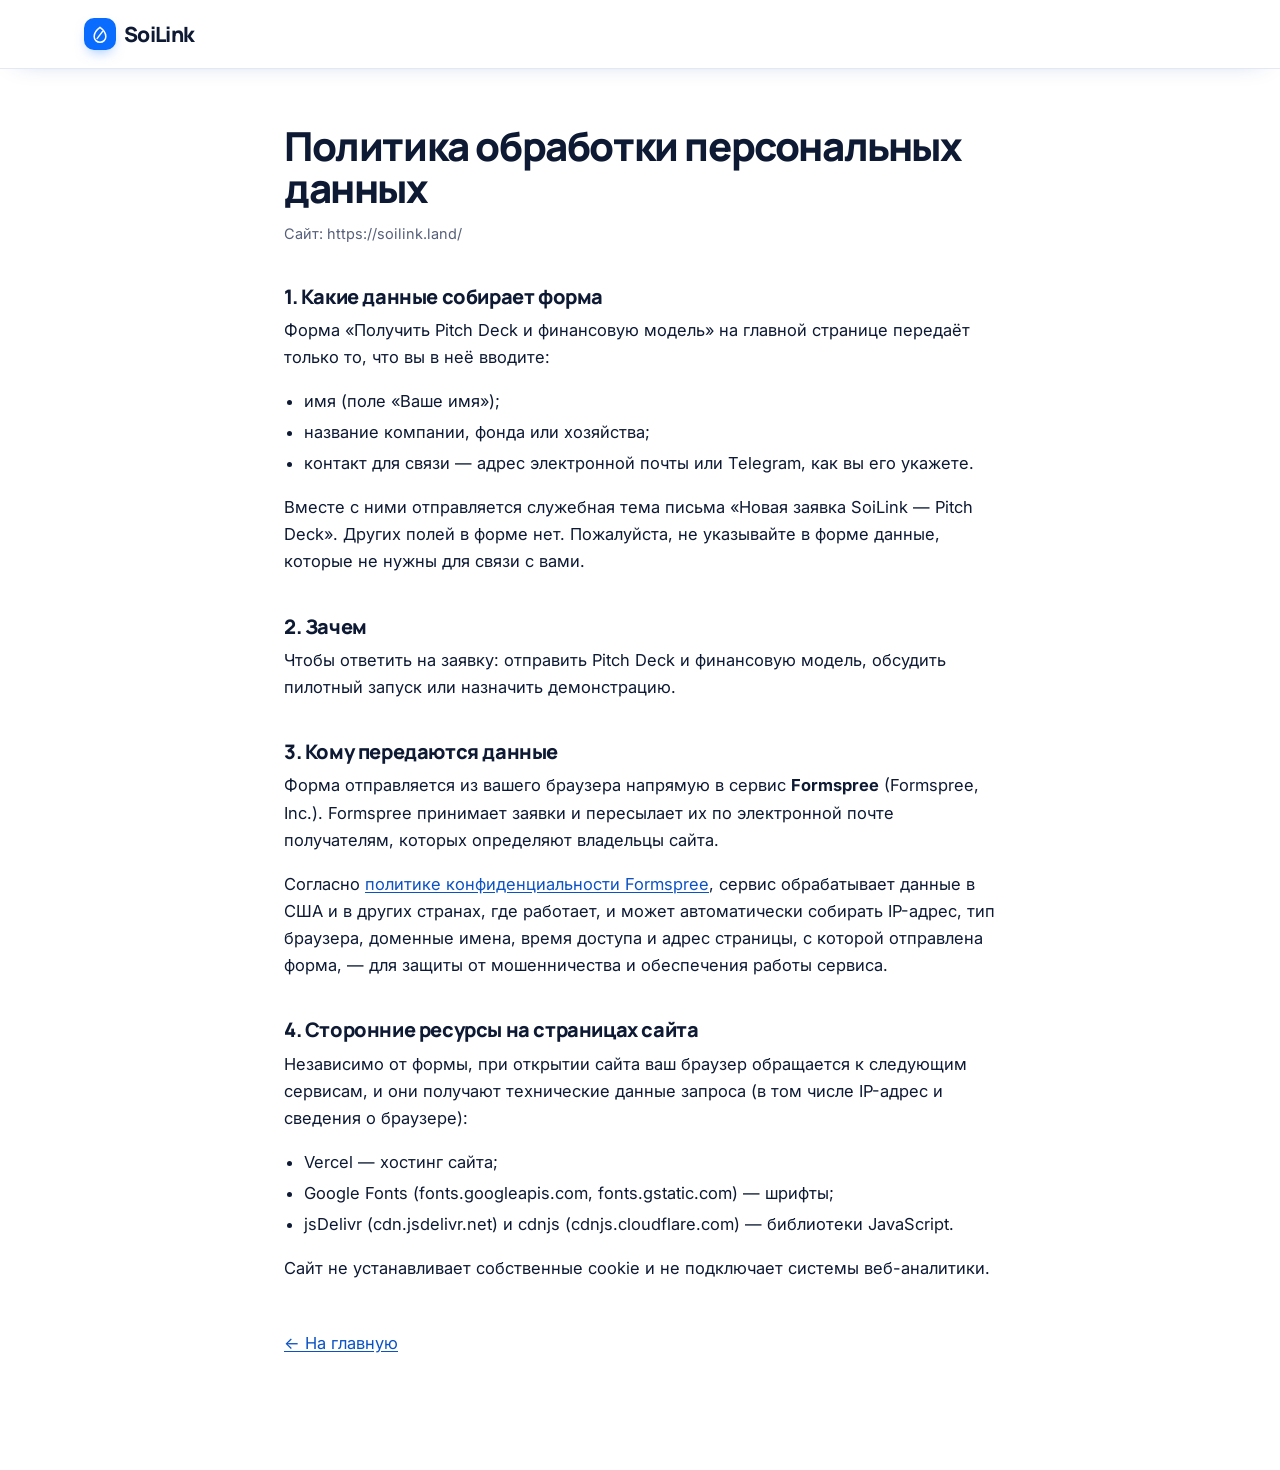
<file: privacy.html>
<!DOCTYPE html>
<html lang="ru">
<head>
<meta charset="UTF-8">
<meta name="viewport" content="width=device-width, initial-scale=1.0">
<title>Политика обработки персональных данных — SoiLink</title>
<!-- Incomplete: operator, retention, legal basis and rights sections still missing — keep out of search until added -->
<meta name="robots" content="noindex">
<link rel="icon" href="data:image/svg+xml,%3Csvg xmlns='http://www.w3.org/2000/svg' viewBox='0 0 24 24'%3E%3Crect width='24' height='24' rx='7' fill='%230A6CFF'/%3E%3Cpath d='M12 4.2c-4.2 3-7 7-7 11a7 7 0 0 0 14 0c0-4-2.8-8-7-11Z' stroke='white' stroke-width='1.8' stroke-linejoin='round' fill='none'/%3E%3Cpath d='M8.5 17.5 15 9' stroke='white' stroke-width='1.6' stroke-linecap='round'/%3E%3C/svg%3E">
<link rel="preconnect" href="https://fonts.googleapis.com">
<link rel="preconnect" href="https://fonts.gstatic.com" crossorigin>
<link href="https://fonts.googleapis.com/css2?family=Manrope:wght@700;800&family=Inter:wght@400;500;600&display=swap" rel="stylesheet">
<link rel="stylesheet" href="css/styles.css">
</head>
<body>

<header class="site-header is-scrolled">
  <div class="container header-inner">
    <a class="logo" href="/" aria-label="SoiLink — на главную">
      <span class="logo-mark" aria-hidden="true">
        <svg width="20" height="20" viewBox="0 0 24 24" fill="none"><path d="M12 4c-4.2 3-7 7-7 11a7 7 0 0 0 14 0c0-4-2.8-8-7-11Z" stroke="#fff" stroke-width="1.8" stroke-linejoin="round"/><path d="M8.5 17.5 15 9" stroke="#fff" stroke-width="1.6" stroke-linecap="round"/></svg>
      </span>
      SoiLink
    </a>
  </div>
</header>

<main class="legal container">
  <h1>Политика обработки персональных данных</h1>
  <p class="legal-meta">Сайт: https://soilink.land/</p>

  <h2>1. Какие данные собирает форма</h2>
  <p>Форма «Получить Pitch Deck и финансовую модель» на главной странице передаёт только то, что вы в неё вводите:</p>
  <ul>
    <li>имя (поле «Ваше имя»);</li>
    <li>название компании, фонда или хозяйства;</li>
    <li>контакт для связи — адрес электронной почты или Telegram, как вы его укажете.</li>
  </ul>
  <p>Вместе с ними отправляется служебная тема письма «Новая заявка SoiLink — Pitch Deck». Других полей в форме нет. Пожалуйста, не указывайте в форме данные, которые не нужны для связи с вами.</p>

  <h2>2. Зачем</h2>
  <p>Чтобы ответить на заявку: отправить Pitch Deck и финансовую модель, обсудить пилотный запуск или назначить демонстрацию.</p>

  <h2>3. Кому передаются данные</h2>
  <p>Форма отправляется из вашего браузера напрямую в сервис <strong>Formspree</strong> (Formspree, Inc.). Formspree принимает заявки и пересылает их по электронной почте получателям, которых определяют владельцы сайта.</p>
  <p>Согласно <a href="https://formspree.io/legal/privacy-policy" rel="noopener" target="_blank">политике конфиденциальности Formspree</a>, сервис обрабатывает данные в США и в других странах, где работает, и может автоматически собирать IP-адрес, тип браузера, доменные имена, время доступа и адрес страницы, с которой отправлена форма, — для защиты от мошенничества и обеспечения работы сервиса.</p>

  <h2>4. Сторонние ресурсы на страницах сайта</h2>
  <p>Независимо от формы, при открытии сайта ваш браузер обращается к следующим сервисам, и они получают технические данные запроса (в том числе IP-адрес и сведения о браузере):</p>
  <ul>
    <li>Vercel — хостинг сайта;</li>
    <li>Google Fonts (fonts.googleapis.com, fonts.gstatic.com) — шрифты;</li>
    <li>jsDelivr (cdn.jsdelivr.net) и cdnjs (cdnjs.cloudflare.com) — библиотеки JavaScript.</li>
  </ul>
  <p>Сайт не устанавливает собственные cookie и не подключает системы веб-аналитики.</p>

  <p class="legal-back"><a href="/">← На главную</a></p>
</main>

</body>
</html>
</file>
<file: css/styles.css>
/* ---------------------------------------------
   SoiLink — Landing page styles
--------------------------------------------- */

:root {
  --ink: #0e1a33;
  --ink-soft: #56607a;
  --paper: #ffffff;
  --paper-alt: #f2f6fd;
  --card: #ffffff;
  --line: #e2e8f4;

  --blue-900: #082e70;
  --blue-700: #0b52c4;
  --blue-600: #0a6cff;
  --blue-500: #2f8dff;
  --blue-200: #bcd8ff;
  --blue-100: #e4f0ff;
  --signal: #16c47f;

  --accent-grad: linear-gradient(135deg, #0a6cff 0%, #2f8dff 55%, #7ec4ff 100%);

  --font-display: "Manrope", -apple-system, BlinkMacSystemFont, "Segoe UI", sans-serif;
  --font-body: "Inter", -apple-system, BlinkMacSystemFont, "Segoe UI", sans-serif;
  /* Live sensor readings only — mirrors the numerals in the product dashboard */
  --font-data: "JetBrains Mono", "SFMono-Regular", Menlo, Consolas, monospace;

  --radius-lg: 22px;
  --radius-md: 16px;
  --radius-sm: 10px;

  --shadow-card: 0 1px 2px rgba(10, 60, 150, 0.05), 0 12px 28px -14px rgba(10, 60, 150, 0.22);
  --shadow-pop: 0 30px 70px -28px rgba(10, 60, 150, 0.42);

  --ease-out: cubic-bezier(0.22, 1, 0.36, 1);
  --header-h: 68px;
  --container-w: 1160px;
}

* { box-sizing: border-box; }

html { scroll-padding-top: var(--header-h); }
/* Native smooth anchors only when Lenis isn't running (no JS / reduced motion) */
html:not(.lenis) { scroll-behavior: smooth; }

body {
  margin: 0;
  background: var(--paper);
  color: var(--ink);
  font-family: var(--font-body);
  font-size: 16px;
  line-height: 1.55;
  -webkit-font-smoothing: antialiased;
}

img, svg { display: block; max-width: 100%; }

a { color: inherit; text-decoration: none; }

:focus-visible {
  outline: 2px solid var(--blue-600);
  outline-offset: 3px;
  border-radius: 6px;
}

h1, h2, h3 {
  font-family: var(--font-display);
  font-weight: 800;
  color: var(--ink);
  margin: 0 0 0.5em;
  letter-spacing: -0.035em;
  line-height: 1.06;
}

p { margin: 0 0 1em; }

.sr-only {
  position: absolute;
  width: 1px;
  height: 1px;
  padding: 0;
  margin: -1px;
  overflow: hidden;
  clip: rect(0, 0, 0, 0);
  white-space: nowrap;
  border: 0;
}

.container {
  width: 100%;
  max-width: var(--container-w);
  margin: 0 auto;
  padding: 0 24px;
}

.section-sub {
  max-width: 600px;
  color: var(--ink-soft);
  font-size: 18px;
  line-height: 1.5;
}

/* ---------- Buttons ---------- */
.btn {
  display: inline-flex;
  align-items: center;
  justify-content: center;
  gap: 8px;
  padding: 11px 20px;
  border-radius: 999px;
  font-family: var(--font-body);
  font-weight: 600;
  font-size: 15px;
  line-height: 1.3;
  text-align: center;
  border: 1px solid transparent;
  cursor: pointer;
  transition: background 0.2s ease, border-color 0.2s ease, box-shadow 0.2s ease, color 0.2s ease;
}

.btn-primary {
  position: relative;
  overflow: hidden;
  background: var(--blue-600);
  color: #fff;
  box-shadow: 0 10px 22px -10px rgba(10, 108, 255, 0.6);
}
.btn-primary:hover { background: var(--blue-700); box-shadow: 0 16px 30px -12px rgba(10, 108, 255, 0.7); }
.btn-primary::after {
  content: "";
  position: absolute;
  top: 0;
  left: 0;
  width: 40%;
  height: 100%;
  background: linear-gradient(115deg, transparent, rgba(255, 255, 255, 0.35), transparent);
  transform: translateX(-220%) skewX(-20deg);
  transition: transform 0.6s ease;
}
.btn-primary:hover::after { transform: translateX(320%) skewX(-20deg); }
.btn-primary:disabled { opacity: 0.7; cursor: progress; }

.btn-outline {
  background: rgba(255, 255, 255, 0.7);
  border-color: rgba(10, 60, 150, 0.2);
  color: var(--ink);
  -webkit-backdrop-filter: blur(6px);
  backdrop-filter: blur(6px);
}
.btn-outline:hover { border-color: var(--blue-600); background: var(--blue-100); color: var(--blue-700); }

.btn-lg { padding: 15px 28px; font-size: 16px; }
.btn-block { width: 100%; }

/* ---------- Header ---------- */
.site-header {
  position: sticky;
  top: 0;
  z-index: 50;
  background: rgba(255, 255, 255, 0.72);
  -webkit-backdrop-filter: saturate(180%) blur(14px);
  backdrop-filter: saturate(180%) blur(14px);
  border-bottom: 1px solid transparent;
  transition: border-color 0.3s ease, background 0.3s ease, box-shadow 0.3s ease;
}
.site-header.is-scrolled {
  background: rgba(255, 255, 255, 0.9);
  border-bottom-color: var(--line);
  box-shadow: 0 8px 24px -18px rgba(10, 60, 150, 0.35);
}

.header-inner {
  display: flex;
  align-items: center;
  gap: 24px;
  height: var(--header-h);
}

.logo {
  display: inline-flex;
  align-items: center;
  gap: 8px;
  font-family: var(--font-display);
  font-weight: 800;
  font-size: 21px;
  letter-spacing: -0.03em;
  color: var(--ink);
  margin-right: auto;
}
.logo-mark {
  display: inline-flex;
  align-items: center;
  justify-content: center;
  width: 32px;
  height: 32px;
  border-radius: 10px;
  background: var(--blue-600);
  box-shadow: 0 6px 14px -6px rgba(10, 108, 255, 0.55);
  transition: transform 0.35s cubic-bezier(0.34, 1.56, 0.64, 1);
}
.logo:hover .logo-mark { transform: rotate(-10deg) scale(1.08); }
.logo-footer .logo-mark { width: 28px; height: 28px; border-radius: 9px; }

.nav {
  display: flex;
  align-items: center;
  gap: 28px;
  font-size: 14.5px;
  font-weight: 500;
  color: var(--ink-soft);
}
.nav a {
  position: relative;
  padding: 4px 0;
  transition: color 0.2s ease;
}
.nav a::after {
  content: "";
  position: absolute;
  left: 0;
  bottom: -2px;
  width: 100%;
  height: 2px;
  border-radius: 2px;
  background: var(--blue-600);
  transform: scaleX(0);
  transform-origin: right;
  transition: transform 0.3s ease;
}
.nav a:hover,
.nav a.is-current { color: var(--ink); }
.nav a:hover::after,
.nav a.is-current::after { transform: scaleX(1); transform-origin: left; }

.header-cta { display: flex; align-items: center; gap: 8px; }

.nav-toggle {
  display: none;
  flex-direction: column;
  justify-content: center;
  gap: 5px;
  width: 36px;
  height: 36px;
  border: 1px solid var(--line);
  border-radius: 9px;
  background: var(--card);
  cursor: pointer;
}
.nav-toggle span {
  display: block;
  width: 16px;
  height: 2px;
  background: var(--ink);
  margin: 0 auto;
  transition: transform 0.2s ease, opacity 0.2s ease;
}
.nav-toggle[aria-expanded="true"] span:nth-child(1) { transform: translateY(7px) rotate(45deg); }
.nav-toggle[aria-expanded="true"] span:nth-child(2) { opacity: 0; }
.nav-toggle[aria-expanded="true"] span:nth-child(3) { transform: translateY(-7px) rotate(-45deg); }

.mobile-nav {
  display: none;
  flex-direction: column;
  gap: 2px;
  padding: 8px 24px 20px;
  border-top: 1px solid var(--line);
  background: var(--paper);
}
.mobile-nav a {
  padding: 12px 4px;
  font-size: 15px;
  font-weight: 500;
  color: var(--ink-soft);
  border-bottom: 1px solid var(--line);
}
.mobile-nav .btn { margin-top: 12px; border-bottom: none; color: #fff; }
.mobile-nav.open { display: flex; }

@media (max-width: 900px) {
  .nav, .header-cta { display: none; }
  .nav-toggle { display: flex; }
}

/* ---------- Scroll progress ---------- */
.scroll-progress {
  position: fixed;
  top: 0;
  left: 0;
  height: 3px;
  width: 100%;
  transform: scaleX(0);
  transform-origin: left;
  background: linear-gradient(90deg, var(--blue-600), #46d0ff 55%, var(--blue-700));
  z-index: 100;
  will-change: transform;
}

/* =========================================================
   Hero
   ========================================================= */
.hero {
  position: relative;
  padding: 88px 0 0;
  overflow: hidden;
  isolation: isolate;
}

/* Vanta DOTS canvas lives here. Until it loads (or if WebGL is missing),
   a static dot grid stands in for the same "field of sensors" idea. */
.hero-bg {
  position: absolute;
  inset: 0;
  z-index: -2;
  background-image: radial-gradient(circle, rgba(10, 108, 255, 0.26) 1.3px, transparent 1.8px);
  background-size: 30px 30px;
  -webkit-mask-image: linear-gradient(180deg, transparent 0%, #000 45%, #000 100%);
  mask-image: linear-gradient(180deg, transparent 0%, #000 45%, #000 100%);
}
.hero-bg.has-vanta {
  background-image: none;
  -webkit-mask-image: linear-gradient(180deg, rgba(0, 0, 0, 0.55) 0%, #000 40%);
  mask-image: linear-gradient(180deg, rgba(0, 0, 0, 0.55) 0%, #000 40%);
}
.hero-bg canvas {
  opacity: 0;
  transition: opacity 1.6s ease;
}
.hero-bg.is-visible canvas { opacity: 1; }

/* Soft white pool behind the headline so type always reads over the field */
.hero-veil {
  position: absolute;
  inset: 0;
  z-index: -1;
  pointer-events: none;
  background:
    radial-gradient(52% 42% at 50% 24%, rgba(255, 255, 255, 0.96) 0%, rgba(255, 255, 255, 0.75) 45%, rgba(255, 255, 255, 0) 100%),
    linear-gradient(180deg, rgba(255, 255, 255, 0) 70%, var(--paper) 100%);
}

.hero-inner {
  text-align: center;
  max-width: 980px;
}

.hero-pill {
  display: inline-flex;
  align-items: center;
  gap: 8px;
  padding: 7px 14px 7px 12px;
  margin-bottom: 26px;
  border-radius: 999px;
  border: 1px solid var(--line);
  background: rgba(255, 255, 255, 0.85);
  box-shadow: var(--shadow-card);
  font-size: 14px;
  font-weight: 600;
  color: var(--ink);
  transition: border-color 0.2s ease, color 0.2s ease;
}
.hero-pill:hover { border-color: var(--blue-500); color: var(--blue-700); }

.hero-title {
  font-size: clamp(38px, 6.4vw, 76px);
  line-height: 1.04;
  letter-spacing: -0.045em;
  margin-bottom: 0;
}
.hero-line { display: block; }

/* RotatingText (react-bits) — the audience word swaps inside a blue chip */
.rotator {
  display: inline-flex;
  position: relative;
  overflow: hidden;
  vertical-align: bottom;
  padding: 0 0.2em 0.06em;
  margin-left: 0.04em;
  border-radius: 0.2em;
  background: var(--blue-600);
  color: #fff;
  white-space: nowrap;
  line-height: 1.1;
  box-shadow: 0 18px 40px -18px rgba(10, 108, 255, 0.75);
}
.rotator-word { display: inline-block; }
.rotator-char { display: inline-block; }

.hero-sub {
  font-size: 19px;
  line-height: 1.5;
  color: var(--ink-soft);
  max-width: 580px;
  margin: 26px auto 34px;
}

.hero-actions {
  display: flex;
  justify-content: center;
  gap: 12px;
  flex-wrap: wrap;
  margin-bottom: 64px;
}

/* Intro guard — set in <head>, removed once GSAP has the start state */
.js-intro .hero-pill,
.js-intro .hero-title,
.js-intro .hero-sub,
.js-intro .hero-actions,
.js-intro .scenario-frame { opacity: 0; }

/* Live pulse dot */
.live-dot {
  display: inline-block;
  flex: none;
  width: 8px;
  height: 8px;
  border-radius: 50%;
  background: var(--signal);
  box-shadow: 0 0 0 0 rgba(22, 196, 127, 0.6);
  animation: livePulse 2s ease-out infinite;
}
.live-dot-sm { width: 6px; height: 6px; margin-right: 7px; vertical-align: middle; }
@keyframes livePulse {
  0% { box-shadow: 0 0 0 0 rgba(22, 196, 127, 0.55); }
  70% { box-shadow: 0 0 0 9px rgba(22, 196, 127, 0); }
  100% { box-shadow: 0 0 0 0 rgba(22, 196, 127, 0); }
}

/* ---------- Scenario frame (browser-like mockup) ---------- */
.scenario-frame {
  position: relative;
  background: rgba(255, 255, 255, 0.92);
  -webkit-backdrop-filter: blur(10px);
  backdrop-filter: blur(10px);
  border: 1px solid var(--line);
  border-radius: 26px;
  box-shadow: var(--shadow-pop), 0 0 0 8px rgba(255, 255, 255, 0.45);
  padding: 12px;
  margin: 0 auto 96px;
  max-width: 1000px;
}

.frame-bar {
  display: flex;
  align-items: center;
  gap: 8px;
  padding: 6px 8px 14px;
  overflow-x: auto;
  scrollbar-width: none;
}
.frame-bar::-webkit-scrollbar { display: none; }
.frame-bar .dot {
  width: 8px; height: 8px;
  border-radius: 50%;
  background: var(--line);
  flex: none;
}
.frame-bar .tab {
  flex: none;
  display: inline-flex;
  align-items: center;
  font-size: 12.5px;
  color: var(--ink-soft);
  background: var(--paper-alt);
  border-radius: 8px;
  padding: 6px 10px;
  margin-left: 6px;
}
.frame-bar .tab-active {
  background: var(--paper);
  color: var(--ink);
  font-weight: 600;
  border: 1px solid var(--line);
}

/* Live telemetry strip */
.telemetry {
  display: grid;
  grid-template-columns: repeat(3, minmax(0, 1fr)) minmax(0, 1.5fr);
  gap: 12px;
  padding: 4px 4px 14px;
}
.tele-cell {
  background: var(--card);
  border: 1px solid var(--line);
  border-radius: var(--radius-md);
  padding: 14px 16px;
  display: flex;
  flex-direction: column;
  gap: 10px;
  min-width: 0;
  text-align: left;
}
.tele-label {
  font-size: 12.5px;
  font-weight: 600;
  color: var(--ink-soft);
}
.tele-value {
  display: flex;
  align-items: flex-end;
  gap: 4px;
  font-family: var(--font-data);
  font-weight: 600;
  font-size: 28px;
  line-height: 1;
  letter-spacing: -0.03em;
  color: var(--ink);
  font-variant-numeric: tabular-nums;
}
.tele-num { display: inline-flex; }
.tele-unit {
  font-family: var(--font-body);
  font-size: 15px;
  font-weight: 600;
  letter-spacing: 0;
  color: var(--ink-soft);
  padding-bottom: 2px;
}

/* Counter (react-bits) — odometer digits for live readings */
.digit {
  position: relative;
  display: inline-block;
  height: 1em;
  overflow: hidden;
}
.digit-strip {
  display: flex;
  flex-direction: column;
  transition: transform 0.9s var(--ease-out);
}
.digit-strip span { display: block; height: 1em; line-height: 1; }
.digit-sep { display: inline-block; line-height: 1; }

.tele-bar {
  display: block;
  height: 5px;
  border-radius: 999px;
  background: var(--paper-alt);
  overflow: hidden;
}
.tele-bar i {
  display: block;
  height: 100%;
  border-radius: 999px;
  background: linear-gradient(90deg, var(--blue-600), #4ac8ff);
  transition: width 0.9s var(--ease-out);
}
.tele-chart-cell { justify-content: space-between; }
.tele-chart { width: 100%; height: 56px; overflow: visible; }
.tele-line {
  stroke-dasharray: 1000;
  stroke-dashoffset: 1000;
  animation: drawLine 2.2s cubic-bezier(0.25, 0.46, 0.45, 0.94) 1.2s forwards;
}
.tele-area { opacity: 0; animation: fadeArea 1.2s ease 2.6s forwards; }
@keyframes drawLine { to { stroke-dashoffset: 0; } }
@keyframes fadeArea { to { opacity: 1; } }

@media (max-width: 900px) {
  .telemetry { grid-template-columns: repeat(3, minmax(0, 1fr)); }
  .tele-chart-cell { grid-column: 1 / -1; }
}
@media (max-width: 560px) {
  .telemetry { grid-template-columns: minmax(0, 1fr) minmax(0, 1fr); gap: 10px; }
  .tele-cell:nth-child(3) { display: none; }
  .tele-value { font-size: 24px; }
}

/* AI command cards */
.scenario-cards {
  display: grid;
  grid-template-columns: repeat(3, minmax(0, 1fr));
  gap: 12px;
  padding: 4px;
}

.scenario-card {
  position: relative;
  overflow: hidden;
  border: 1px solid var(--line);
  border-radius: var(--radius-md);
  padding: 20px;
  background: var(--paper-alt);
  text-align: left;
  transition: border-color 0.35s ease, box-shadow 0.35s ease;
}
.scenario-card:hover {
  border-color: var(--blue-200);
  box-shadow: var(--shadow-card);
}
.scenario-card > * { position: relative; }

/* SpotlightCard (react-bits) — a light pool follows the cursor */
.scenario-card::before {
  content: "";
  position: absolute;
  inset: 0;
  opacity: 0;
  transition: opacity 0.35s ease;
  background: radial-gradient(280px circle at var(--mx, 50%) var(--my, 50%), rgba(10, 108, 255, 0.13), transparent 70%);
  pointer-events: none;
}
.scenario-card:hover::before { opacity: 1; }
.scenario-card.card-primary::before {
  background: radial-gradient(280px circle at var(--mx, 50%) var(--my, 50%), rgba(255, 255, 255, 0.22), transparent 70%);
}

.scenario-card.card-primary {
  background: var(--accent-grad);
  border-color: transparent;
  color: #fff;
}
.scenario-card.card-primary:hover { box-shadow: 0 24px 50px -18px rgba(10, 108, 255, 0.55); }

.scenario-card .cmd {
  font-family: var(--font-data);
  font-size: 13px;
  font-weight: 600;
  margin: 0 0 10px;
  color: var(--blue-700);
}
.scenario-card.card-primary .cmd { color: rgba(255, 255, 255, 0.85); }

.scenario-card .cmd-text {
  font-size: 15px;
  line-height: 1.5;
  font-weight: 500;
  margin: 0 0 14px;
  color: var(--ink);
}
.scenario-card.card-primary .cmd-text { color: #fff; }
.cmd-text .is-scrambled { color: var(--blue-500); }
.card-primary .cmd-text .is-scrambled { color: rgba(255, 255, 255, 0.55); }

.scenario-card .cmd-result {
  font-size: 13.5px;
  color: var(--ink-soft);
  margin: 0;
}
.scenario-card.card-primary .cmd-result { color: rgba(255, 255, 255, 0.9); }
.scenario-card.card-primary .cmd-result strong { color: #fff; }

@media (max-width: 780px) {
  .scenario-cards { grid-template-columns: minmax(0, 1fr); }
}

@media (max-width: 560px) {
  .hero { padding-top: 56px; }
  .hero-sub { font-size: 17px; margin: 20px auto 28px; }
  .hero-actions { margin-bottom: 44px; }
  .hero-actions .btn { width: 100%; }
  .scenario-frame { border-radius: 20px; padding: 8px; margin-bottom: 64px; }
}

/* =========================================================
   Sections
   ========================================================= */
.section { padding: 112px 0; }
.section-alt { background: var(--paper-alt); }
.section h2 {
  font-size: clamp(32px, 4.4vw, 52px);
  max-width: 17ch;
}
.section .section-sub { margin-bottom: 48px; }

/* Masked line reveal (SplitText with mask: "lines") — keep descenders visible */
.split-line-mask {
  padding-bottom: 0.12em;
  margin-bottom: -0.12em;
}

@media (max-width: 760px) {
  .section { padding: 80px 0; }
  .section-sub { font-size: 17px; }
}

/* ---------- Product screenshots ---------- */
.showcase-title { max-width: 16ch; }

.showcase-grid {
  display: grid;
  grid-template-columns: minmax(0, 1.85fr) minmax(0, 1fr);
  gap: 40px;
  align-items: start;
}

.shot { margin: 0; }
.shot figcaption {
  display: block;
  margin-top: 22px;
  font-size: 15px;
  color: var(--ink-soft);
  line-height: 1.5;
}
.shot figcaption strong {
  display: block;
  font-family: var(--font-display);
  font-weight: 800;
  font-size: 18px;
  letter-spacing: -0.02em;
  color: var(--ink);
  margin-bottom: 6px;
}

/* The desktop frame tilts back in 3D and lands flat as you scroll */
.shot-stage { perspective: 1600px; }

.shot-frame {
  position: relative;
  background: var(--card);
  border: 1px solid var(--line);
  overflow: hidden;
  box-shadow: 0 30px 70px -32px rgba(10, 60, 150, 0.45);
}
.shot-frame img {
  display: block;
  width: 100%;
  height: auto;
  background: var(--paper-alt);
}

.shot-frame-browser {
  border-radius: var(--radius-lg);
  transform-origin: 50% 0%;
  will-change: transform;
}
.shot-bar {
  display: flex;
  align-items: center;
  gap: 7px;
  padding: 12px 16px;
  background: var(--paper-alt);
  border-bottom: 1px solid var(--line);
}
.shot-dot {
  width: 10px; height: 10px;
  border-radius: 50%;
  background: #d3dced;
  flex: none;
}
.shot-url {
  margin-left: 12px;
  padding: 5px 14px;
  border-radius: 999px;
  background: var(--card);
  border: 1px solid var(--line);
  font-size: 12px;
  color: var(--ink-soft);
  white-space: nowrap;
  overflow: hidden;
  text-overflow: ellipsis;
}

.shot-frame-phone {
  border-radius: 42px;
  border: 10px solid #10182b;
  padding: 0;
  background: #10182b;
  max-width: 330px;
  margin: 0 auto;
  box-shadow: 0 40px 80px -30px rgba(10, 60, 150, 0.55);
}
.shot-frame-phone img { border-radius: 32px; }
.shot-notch {
  position: absolute;
  top: 10px;
  left: 50%;
  transform: translateX(-50%);
  width: 96px;
  height: 22px;
  border-radius: 999px;
  background: #10182b;
  z-index: 2;
}
.shot-mobile figcaption { text-align: center; max-width: 330px; margin-left: auto; margin-right: auto; }

@media (max-width: 1000px) {
  .showcase-grid { grid-template-columns: minmax(0, 1fr); gap: 56px; }
}
@media (max-width: 760px) {
  .shot-frame-phone { border-width: 8px; border-radius: 36px; max-width: 280px; }
  .shot-frame-phone img { border-radius: 28px; }
  .shot-url { display: none; }
}

/* Placeholder shown only while a screenshot file is missing */
.shot-frame.is-missing img { display: none; }
.shot-frame.is-missing::after {
  content: "Скриншот появится здесь";
  display: flex;
  align-items: center;
  justify-content: center;
  text-align: center;
  padding: 24px;
  aspect-ratio: 16 / 9;
  background: repeating-linear-gradient(45deg, var(--paper-alt) 0 12px, #eaf1fd 12px 24px);
  color: var(--ink-soft);
  font-size: 14px;
  font-weight: 500;
}
.shot-frame-phone.is-missing::after { aspect-ratio: 750 / 1280; border-radius: 32px; }

/* ---------- Trust strip / logo marquee ---------- */
.trust-strip {
  padding: 56px 0 64px;
  border-top: 1px solid var(--line);
  border-bottom: 1px solid var(--line);
  background: var(--paper-alt);
}

.trust-label {
  text-align: center;
  font-size: 15px;
  font-weight: 600;
  color: var(--ink-soft);
  margin: 0 0 30px;
}

.marquee {
  overflow: hidden;
  -webkit-mask-image: linear-gradient(90deg, transparent, #000 10%, #000 90%, transparent);
  mask-image: linear-gradient(90deg, transparent, #000 10%, #000 90%, transparent);
}

.marquee-track {
  display: flex;
  width: max-content;
  animation: marqueeRight 26s linear infinite;
  will-change: transform;
}
/* JS takes over and drives it from scroll velocity (ScrollVelocity) */
.marquee-track.is-velocity { animation: none; }

.marquee-list {
  display: flex;
  align-items: center;
  gap: 76px;
  padding: 0 38px;
  margin: 0;
  list-style: none;
}

.trust-badge {
  display: flex;
  align-items: center;
  gap: 14px;
  white-space: nowrap;
  font-family: var(--font-display);
  font-weight: 800;
  letter-spacing: -0.03em;
  font-size: 28px;
  color: var(--ink-soft);
  opacity: 0.85;
}
.trust-badge svg { width: 32px; height: 32px; flex: none; color: var(--blue-600); }

@keyframes marqueeRight {
  from { transform: translateX(-50%); }
  to { transform: translateX(0); }
}

/* ---------- Statement + stats ---------- */
.facts {
  padding: 128px 0 104px;
  background:
    radial-gradient(90% 70% at 85% 100%, rgba(10, 108, 255, 0.07), transparent 65%),
    var(--paper);
}

/* ScrollReveal (react-bits) — words sharpen from blur as you scroll */
.statement {
  font-family: var(--font-display);
  font-weight: 800;
  font-size: clamp(30px, 4.6vw, 60px);
  line-height: 1.1;
  letter-spacing: -0.04em;
  color: var(--ink);
  max-width: 21ch;
  margin: 0 0 88px;
}
.statement-muted { color: #9aa6bf; }

.stats-grid {
  display: grid;
  grid-template-columns: repeat(4, minmax(0, 1fr));
  gap: 28px;
  padding-top: 40px;
  border-top: 1px solid var(--line);
}
.stat-num {
  display: flex;
  align-items: baseline;
  gap: 8px;
  white-space: nowrap;
  font-family: var(--font-display);
  font-weight: 800;
  line-height: 1;
  letter-spacing: -0.04em;
  color: var(--blue-600);
  font-variant-numeric: tabular-nums;
  margin-bottom: 14px;
}
.stat-val { font-size: clamp(40px, 4.4vw, 60px); }
.stat-unit {
  font-size: clamp(15px, 1.3vw, 19px);
  font-weight: 700;
  letter-spacing: -0.01em;
  color: var(--ink-soft);
}
.stat-label {
  display: block;
  font-size: 15px;
  line-height: 1.45;
  color: var(--ink-soft);
  max-width: 24ch;
}
@media (max-width: 900px) {
  .stats-grid { grid-template-columns: repeat(2, minmax(0, 1fr)); gap: 36px 20px; }
  .facts { padding: 96px 0 80px; }
  .statement { margin-bottom: 64px; }
}
@media (max-width: 480px) {
  .stats-grid { grid-template-columns: minmax(0, 1fr); }
}

/* ---------- Architecture: the data journey ---------- */
.arch { overflow: hidden; }
.arch-flow {
  position: relative;
  margin-top: 8px;
}
.arch-steps {
  position: relative;
  z-index: 1;
  list-style: none;
  margin: 0;
  padding: 0;
  display: grid;
  grid-template-columns: repeat(4, minmax(0, 1fr));
  gap: 32px;
}
.arch-step {
  --node: 68px;
  transition: opacity 0.5s ease;
}
.arch-node {
  display: grid;
  place-items: center;
  width: var(--node);
  height: var(--node);
  margin-bottom: 26px;
  border-radius: 50%;
  background: var(--blue-600);
  color: #fff;
  border: 1px solid transparent;
  box-shadow: 0 0 0 8px rgba(10, 108, 255, 0.12), 0 18px 34px -14px rgba(10, 108, 255, 0.7);
  transition: background 0.45s ease, color 0.45s ease, box-shadow 0.45s ease, border-color 0.45s ease, transform 0.5s cubic-bezier(0.34, 1.56, 0.64, 1);
}
.arch-node svg { width: 26px; height: 26px; }
.arch-step h3 { font-size: 20px; letter-spacing: -0.025em; margin-bottom: 8px; }
.arch-step p { font-size: 15px; color: var(--ink-soft); margin: 0; max-width: 30ch; }

/* The track only shows once JS has measured it between the first and last node */
.arch-track {
  position: absolute;
  z-index: 0;
  display: none;
  border-radius: 2px;
  background: var(--blue-200);
}
.arch-flow.is-animated .arch-track { display: block; }
.arch-track-fill {
  position: absolute;
  inset: 0;
  border-radius: inherit;
  background: linear-gradient(90deg, var(--blue-600), #46d0ff);
  transform-origin: 0 50%;
}
.arch-track.is-vertical .arch-track-fill {
  background: linear-gradient(180deg, var(--blue-600), #46d0ff);
  transform-origin: 50% 0;
}
.arch-rail { position: absolute; inset: 0; }
.arch-packet {
  position: absolute;
  left: 0;
  top: 50%;
  width: 14px;
  height: 14px;
  border-radius: 50%;
  background: #fff;
  border: 3px solid var(--blue-600);
  box-shadow: 0 0 0 6px rgba(10, 108, 255, 0.18), 0 0 26px 6px rgba(70, 208, 255, 0.6);
  transform: translate(-50%, -50%);
  opacity: 0;
}
.arch-track.is-vertical .arch-packet { left: 50%; top: 0; }

/* Idle state while the packet hasn't reached a step yet */
.arch-flow.is-animated .arch-step:not(.is-active) { opacity: 0.4; }
.arch-flow.is-animated .arch-step:not(.is-active) .arch-node {
  background: var(--paper);
  color: var(--blue-600);
  border-color: var(--blue-200);
  box-shadow: none;
  transform: scale(0.9);
}

@media (max-width: 900px) {
  .arch-steps { grid-template-columns: minmax(0, 1fr); gap: 40px; }
  .arch-step {
    --node: 56px;
    display: grid;
    grid-template-columns: var(--node) minmax(0, 1fr);
    column-gap: 20px;
    align-items: start;
  }
  .arch-node { margin-bottom: 0; }
  .arch-node svg { width: 22px; height: 22px; }
  .arch-copy { padding-top: 12px; }
}

/* ---------- Invest / contact ---------- */
.invest-section {
  position: relative;
  background: var(--blue-900);
  color: var(--paper);
}
.invest-section h2 { color: #fff; max-width: 15ch; }

.invest-grid {
  display: grid;
  grid-template-columns: minmax(0, 1.1fr) minmax(0, 0.9fr);
  gap: 64px;
  align-items: start;
}

.invest-text {
  color: rgba(255, 255, 255, 0.82);
  font-size: 17px;
  max-width: 520px;
}

.invest-list {
  list-style: none;
  margin: 32px 0 0;
  padding: 0;
  display: flex;
  flex-direction: column;
  gap: 14px;
  max-width: 540px;
}
.invest-list li {
  background: rgba(8, 46, 112, 0.55);
  -webkit-backdrop-filter: blur(8px);
  backdrop-filter: blur(8px);
  border: 1px solid rgba(255, 255, 255, 0.16);
  border-radius: var(--radius-md);
  padding: 16px 18px;
  font-size: 15px;
  color: rgba(255, 255, 255, 0.9);
}
.invest-tag {
  display: block;
  font-family: var(--font-display);
  font-weight: 800;
  font-size: 15px;
  letter-spacing: -0.01em;
  color: #9fcbff;
  margin-bottom: 4px;
}

.invest-form-wrap {
  background: var(--paper);
  border-radius: 26px;
  padding: 32px;
  box-shadow: 0 40px 90px -30px rgba(0, 10, 40, 0.7);
  color: var(--ink);
}
.invest-form h3 {
  color: var(--ink);
  font-size: 22px;
  line-height: 1.2;
  letter-spacing: -0.025em;
  margin-bottom: 22px;
}
.field {
  display: block;
  margin-bottom: 16px;
}
.field span {
  display: block;
  font-size: 13.5px;
  font-weight: 600;
  color: var(--ink-soft);
  margin-bottom: 6px;
}
.field input {
  width: 100%;
  padding: 13px 14px;
  border-radius: var(--radius-sm);
  border: 1px solid var(--line);
  background: var(--paper-alt);
  font-family: var(--font-body);
  font-size: 15px;
  color: var(--ink);
  transition: border-color 0.2s ease, box-shadow 0.2s ease, background 0.2s ease;
}
.field input:hover { border-color: var(--blue-200); }
.field input:focus {
  outline: none;
  background: var(--card);
  border-color: var(--blue-600);
  box-shadow: 0 0 0 4px var(--blue-100);
}

.form-note {
  min-height: 20px;
  font-size: 13.5px;
  color: var(--blue-700);
  margin: 12px 0 0;
  text-align: center;
}

.form-demo-note {
  margin: 14px 0 0;
  text-align: center;
  font-size: 13.5px;
  color: var(--ink-soft);
}

.form-privacy {
  margin: 10px 0 0;
  text-align: center;
  font-size: 12.5px;
  line-height: 1.5;
  color: var(--ink-soft);
}
.form-privacy a {
  color: var(--blue-700);
  text-decoration: underline;
  text-underline-offset: 2px;
}

@media (max-width: 900px) {
  .invest-grid { grid-template-columns: minmax(0, 1fr); gap: 40px; }
}
@media (max-width: 480px) {
  .invest-form-wrap { padding: 24px 20px; }
}

/* ---------- Footer ---------- */
.site-footer {
  padding: 28px 0;
  border-top: 1px solid var(--line);
}
.footer-inner {
  display: flex;
  align-items: center;
  justify-content: space-between;
  gap: 16px;
  font-size: 13.5px;
  color: var(--ink-soft);
  flex-wrap: wrap;
}
.footer-inner p { margin: 0; }
.logo-footer { font-size: 16px; }

/* ---------- Reduced motion ---------- */
@media (prefers-reduced-motion: reduce) {
  .live-dot,
  .tele-line,
  .tele-area,
  .marquee-track { animation: none; }
  .tele-line { stroke-dashoffset: 0; }
  .tele-area { opacity: 1; }
  .marquee { overflow-x: auto; }
  .scroll-progress { display: none; }
  .digit-strip,
  .tele-bar i,
  .arch-step,
  .arch-node { transition: none; }
}

/* ---------- Legal pages (privacy.html) ---------- */
.legal {
  max-width: 760px;
  padding-top: 56px;
  padding-bottom: 96px;
  font-size: 16.5px;
  line-height: 1.65;
}
.legal h1 { font-size: clamp(28px, 4vw, 40px); margin-bottom: 12px; }
.legal h2 { font-size: 20px; margin: 40px 0 10px; letter-spacing: -0.02em; }
.legal ul { padding-left: 1.2em; margin: 0 0 1em; }
.legal li { margin-bottom: 4px; }
.legal a { color: var(--blue-700); text-decoration: underline; text-underline-offset: 2px; }
.legal-meta { color: var(--ink-soft); font-size: 14.5px; }
.legal-back { margin-top: 48px; }

/* Mapbox attribution for the satellite map in the dashboard screenshot */
.map-credit {
  display: block;
  margin-top: 8px;
  font-size: 12px;
  color: var(--ink-soft);
}
.map-credit a { color: inherit; text-decoration: underline; text-underline-offset: 2px; }
.map-credit a + a { margin-left: 6px; }
</file>
